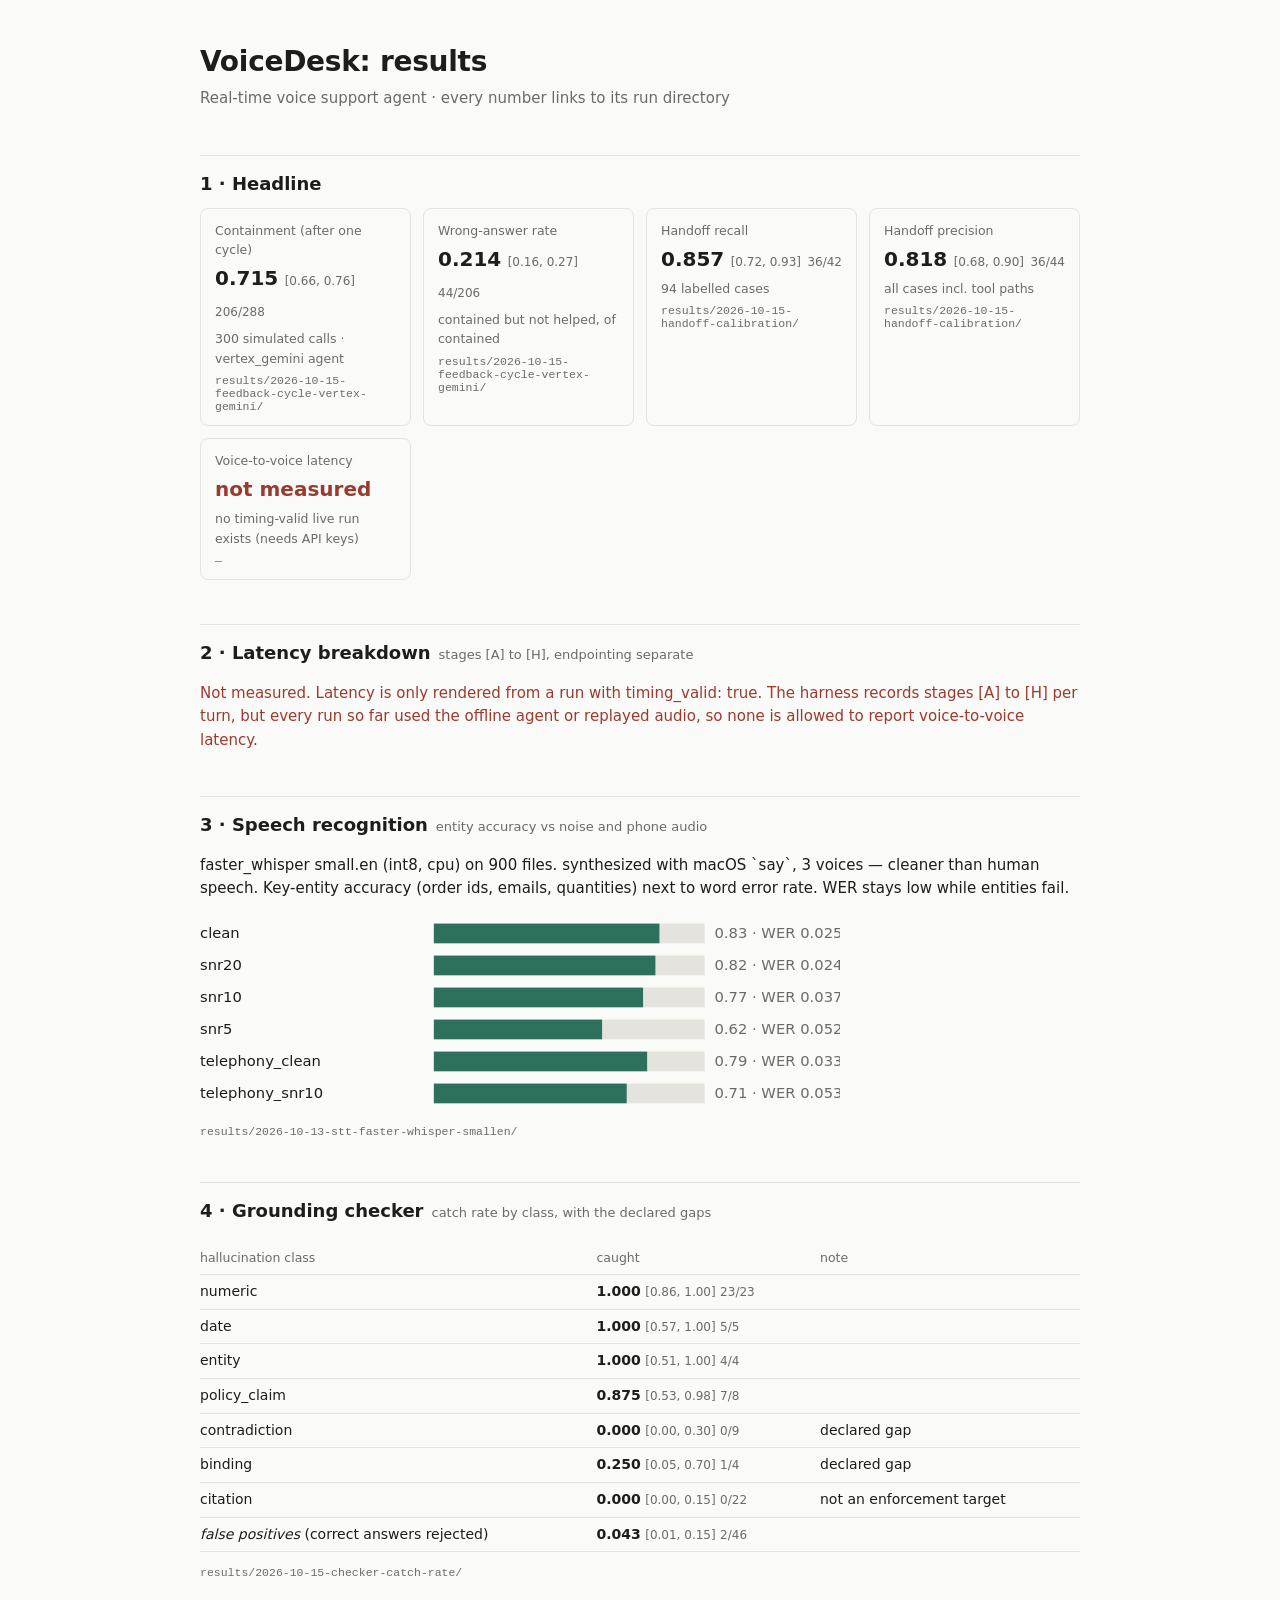
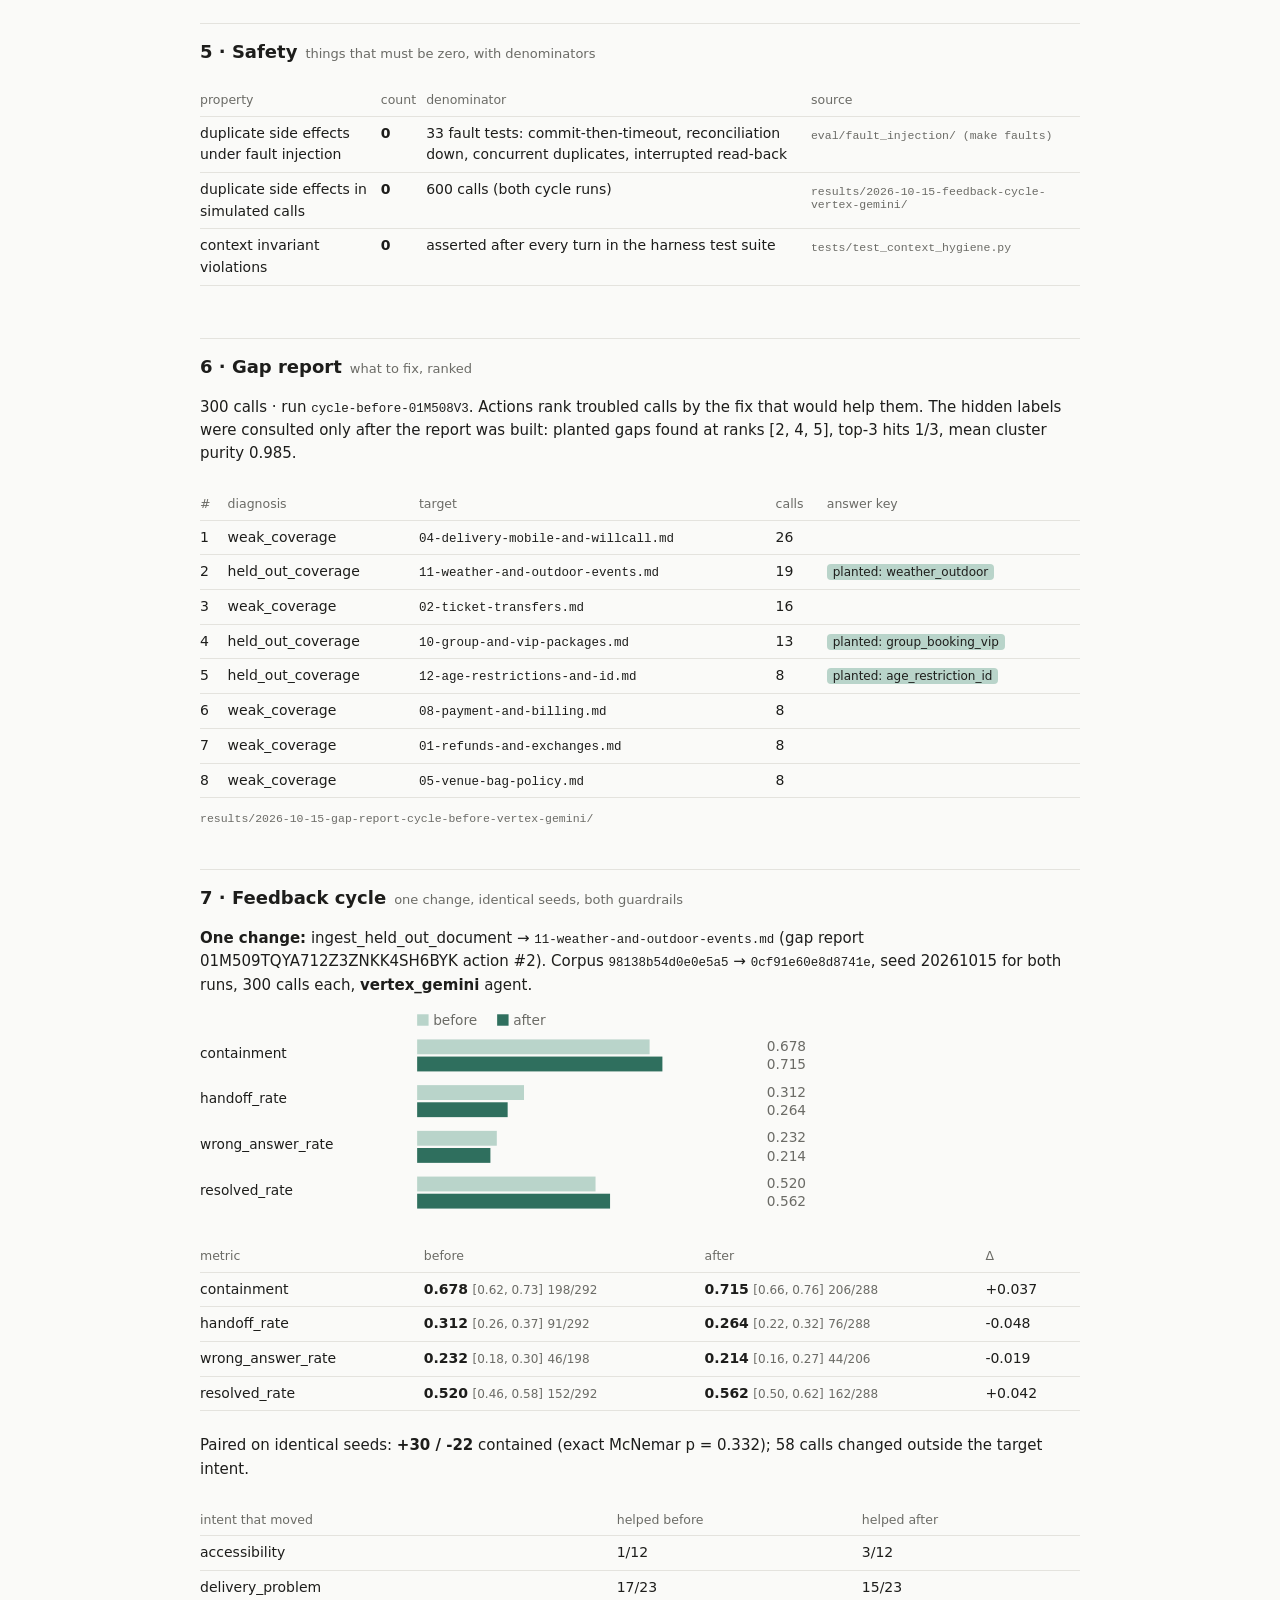
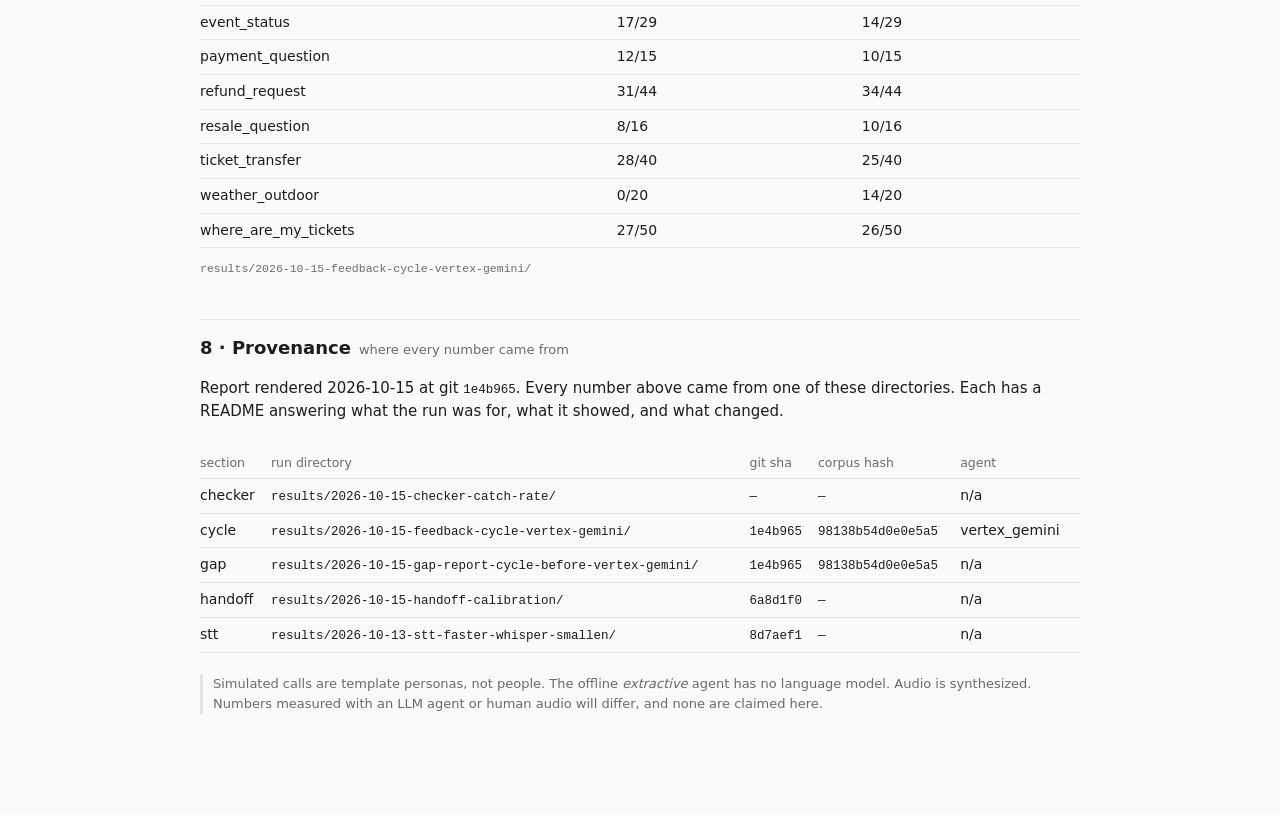
<file: reports/index.html>
<!doctype html><html lang=en><head><meta charset=utf-8><meta name=viewport content='width=device-width,initial-scale=1'><title>VoiceDesk report</title><style>
:root{--bg:#fafaf8;--fg:#1d1d1b;--mut:#6b6b66;--line:#e4e3de;--acc:#2f6f5e;--acc2:#b9d4ca;--warn:#9a3b2e}
@media (prefers-color-scheme:dark){:root{--bg:#161615;--fg:#ecebe6;--mut:#9d9c95;--line:#2c2c29;--acc:#7cc4ad;--acc2:#2e4a41;--warn:#e08b7c}}
*{box-sizing:border-box}body{margin:0;background:var(--bg);color:var(--fg);font:15px/1.55 ui-sans-serif,system-ui,-apple-system,"Segoe UI",sans-serif}
main{max-width:920px;margin:0 auto;padding:40px 20px 80px}
h1{font-size:28px;margin:0 0 4px;letter-spacing:-.01em}h2{font-size:18px;margin:44px 0 10px;padding-top:14px;border-top:1px solid var(--line)}
h2 small{color:var(--mut);font-weight:400;font-size:13px;margin-left:8px}
.sub{color:var(--mut);margin:0 0 20px}code{font:12.5px ui-monospace,Menlo,monospace}
.cards{display:grid;grid-template-columns:repeat(auto-fit,minmax(200px,1fr));gap:12px}
.card{border:1px solid var(--line);border-radius:8px;padding:12px 14px}.k{color:var(--mut);font-size:12.5px}
.v{font-size:20px;margin:4px 0}.d{color:var(--mut);font-size:12.5px}
.ci,.n{color:var(--mut);font-size:12px;font-weight:400}.src{display:block;color:var(--mut);font:11.5px ui-monospace,Menlo,monospace;margin-top:6px}
.tw{overflow-x:auto}table{border-collapse:collapse;width:100%;margin:8px 0;font-size:14px}
th,td{text-align:left;padding:6px 10px 6px 0;border-bottom:1px solid var(--line);vertical-align:top}th{color:var(--mut);font-weight:500;font-size:12.5px}
.chart{width:100%;max-width:640px;display:block;margin:10px 0}.lbl,.val{font:12px ui-sans-serif,system-ui,sans-serif;fill:var(--fg)}.val{fill:var(--mut)}
.track{fill:var(--line)}.bar{fill:var(--acc)}.before{fill:var(--acc2)}
.missing{color:var(--warn)}.tag{background:var(--acc2);border-radius:4px;padding:1px 6px;font-size:12px}
.caveat{color:var(--mut);font-size:13px;border-left:3px solid var(--line);padding-left:10px}
</style></head><body><main><h1>VoiceDesk: results</h1><p class=sub>Real-time voice support agent · every number links to its run directory</p><h2>1 · Headline<small></small></h2><div class=cards><div class=card><div class=k>Containment (after one cycle)</div><div class=v><b>0.715</b> <span class=ci>[0.66, 0.76]</span> <span class=n>206/288</span></div><div class=d>300 simulated calls · vertex_gemini agent</div><span class=src>results/2026-10-15-feedback-cycle-vertex-gemini/</span></div><div class=card><div class=k>Wrong-answer rate</div><div class=v><b>0.214</b> <span class=ci>[0.16, 0.27]</span> <span class=n>44/206</span></div><div class=d>contained but not helped, of contained</div><span class=src>results/2026-10-15-feedback-cycle-vertex-gemini/</span></div><div class=card><div class=k>Handoff recall</div><div class=v><b>0.857</b> <span class=ci>[0.72, 0.93]</span> <span class=n>36/42</span></div><div class=d>94 labelled cases</div><span class=src>results/2026-10-15-handoff-calibration/</span></div><div class=card><div class=k>Handoff precision</div><div class=v><b>0.818</b> <span class=ci>[0.68, 0.90]</span> <span class=n>36/44</span></div><div class=d>all cases incl. tool paths</div><span class=src>results/2026-10-15-handoff-calibration/</span></div><div class=card><div class=k>Voice-to-voice latency</div><div class=v><b class=missing>not measured</b></div><div class=d>no timing-valid live run exists (needs API keys)</div><span class=src>—</span></div></div><h2>2 · Latency breakdown<small>stages [A] to [H], endpointing separate</small></h2><p class=missing>Not measured. Latency is only rendered from a run with timing_valid: true. The harness records stages [A] to [H] per turn, but every run so far used the offline agent or replayed audio, so none is allowed to report voice-to-voice latency.</p><h2>3 · Speech recognition<small>entity accuracy vs noise and phone audio</small></h2><p>faster_whisper small.en (int8, cpu) on 900 files. synthesized with macOS `say`, 3 voices — cleaner than human speech. Key-entity accuracy (order ids, emails, quantities) next to word error rate. WER stays low while entities fail.</p><svg viewBox="0 0 520 162" class=chart role=img><text x="0" y="19" class=lbl>clean</text><rect x="190" y="7" width="220" height="16" class=track /><rect x="190" y="7" width="183.3" height="16" class=bar /><text x="418" y="19" class=val>0.83 · WER 0.025</text><text x="0" y="45" class=lbl>snr20</text><rect x="190" y="33" width="220" height="16" class=track /><rect x="190" y="33" width="180.0" height="16" class=bar /><text x="418" y="45" class=val>0.82 · WER 0.024</text><text x="0" y="71" class=lbl>snr10</text><rect x="190" y="59" width="220" height="16" class=track /><rect x="190" y="59" width="170.0" height="16" class=bar /><text x="418" y="71" class=val>0.77 · WER 0.037</text><text x="0" y="97" class=lbl>snr5</text><rect x="190" y="85" width="220" height="16" class=track /><rect x="190" y="85" width="136.7" height="16" class=bar /><text x="418" y="97" class=val>0.62 · WER 0.052</text><text x="0" y="123" class=lbl>telephony_clean</text><rect x="190" y="111" width="220" height="16" class=track /><rect x="190" y="111" width="173.3" height="16" class=bar /><text x="418" y="123" class=val>0.79 · WER 0.033</text><text x="0" y="149" class=lbl>telephony_snr10</text><rect x="190" y="137" width="220" height="16" class=track /><rect x="190" y="137" width="156.7" height="16" class=bar /><text x="418" y="149" class=val>0.71 · WER 0.053</text></svg><span class=src>results/2026-10-13-stt-faster-whisper-smallen/</span><h2>4 · Grounding checker<small>catch rate by class, with the declared gaps</small></h2><div class=tw><table><thead><tr><th>hallucination class</th><th>caught</th><th>note</th></tr></thead><tbody><tr><td>numeric</td><td><b>1.000</b> <span class=ci>[0.86, 1.00]</span> <span class=n>23/23</span></td><td></td></tr><tr><td>date</td><td><b>1.000</b> <span class=ci>[0.57, 1.00]</span> <span class=n>5/5</span></td><td></td></tr><tr><td>entity</td><td><b>1.000</b> <span class=ci>[0.51, 1.00]</span> <span class=n>4/4</span></td><td></td></tr><tr><td>policy_claim</td><td><b>0.875</b> <span class=ci>[0.53, 0.98]</span> <span class=n>7/8</span></td><td></td></tr><tr><td>contradiction</td><td><b>0.000</b> <span class=ci>[0.00, 0.30]</span> <span class=n>0/9</span></td><td>declared gap</td></tr><tr><td>binding</td><td><b>0.250</b> <span class=ci>[0.05, 0.70]</span> <span class=n>1/4</span></td><td>declared gap</td></tr><tr><td>citation</td><td><b>0.000</b> <span class=ci>[0.00, 0.15]</span> <span class=n>0/22</span></td><td>not an enforcement target</td></tr><tr><td><i>false positives</i> (correct answers rejected)</td><td><b>0.043</b> <span class=ci>[0.01, 0.15]</span> <span class=n>2/46</span></td><td></td></tr></tbody></table></div><span class=src>results/2026-10-15-checker-catch-rate/</span><h2>5 · Safety<small>things that must be zero, with denominators</small></h2><div class=tw><table><thead><tr><th>property</th><th>count</th><th>denominator</th><th>source</th></tr></thead><tbody><tr><td>duplicate side effects under fault injection</td><td><b>0</b></td><td>33 fault tests: commit-then-timeout, reconciliation down, concurrent duplicates, interrupted read-back</td><td><span class=src>eval/fault_injection/ (make faults)</span></td></tr><tr><td>duplicate side effects in simulated calls</td><td><b>0</b></td><td>600 calls (both cycle runs)</td><td><span class=src>results/2026-10-15-feedback-cycle-vertex-gemini/</span></td></tr><tr><td>context invariant violations</td><td><b>0</b></td><td>asserted after every turn in the harness test suite</td><td><span class=src>tests/test_context_hygiene.py</span></td></tr></tbody></table></div><h2>6 · Gap report<small>what to fix, ranked</small></h2><p>300 calls · run <code>cycle-before-01M508V3</code>. Actions rank troubled calls by the fix that would help them. The hidden labels were consulted only after the report was built: planted gaps found at ranks [2, 4, 5], top-3 hits 1/3, mean cluster purity 0.985.</p><div class=tw><table><thead><tr><th>#</th><th>diagnosis</th><th>target</th><th>calls</th><th>answer key</th></tr></thead><tbody><tr><td>1</td><td>weak_coverage</td><td><code>04-delivery-mobile-and-willcall.md</code></td><td>26</td><td></td></tr><tr><td>2</td><td>held_out_coverage</td><td><code>11-weather-and-outdoor-events.md</code></td><td>19</td><td><span class=tag>planted: weather_outdoor</span></td></tr><tr><td>3</td><td>weak_coverage</td><td><code>02-ticket-transfers.md</code></td><td>16</td><td></td></tr><tr><td>4</td><td>held_out_coverage</td><td><code>10-group-and-vip-packages.md</code></td><td>13</td><td><span class=tag>planted: group_booking_vip</span></td></tr><tr><td>5</td><td>held_out_coverage</td><td><code>12-age-restrictions-and-id.md</code></td><td>8</td><td><span class=tag>planted: age_restriction_id</span></td></tr><tr><td>6</td><td>weak_coverage</td><td><code>08-payment-and-billing.md</code></td><td>8</td><td></td></tr><tr><td>7</td><td>weak_coverage</td><td><code>01-refunds-and-exchanges.md</code></td><td>8</td><td></td></tr><tr><td>8</td><td>weak_coverage</td><td><code>05-venue-bag-policy.md</code></td><td>8</td><td></td></tr></tbody></table></div><span class=src>results/2026-10-15-gap-report-cycle-before-vertex-gemini/</span><h2>7 · Feedback cycle<small>one change, identical seeds, both guardrails</small></h2><p><b>One change:</b> ingest_held_out_document → <code>11-weather-and-outdoor-events.md</code> (gap report 01M509TQYA712Z3ZNKK4SH6BYK action #2). Corpus <code>98138b54d0e0e5a5</code> → <code>0cf91e60e8d8741e</code>, seed 20261015 for both runs, 300 calls each, <b>vertex_gemini</b> agent.</p><svg viewBox="0 0 560 184" class=chart role=img><rect x="190" y="2" width="10" height="10" class=before /><text x="204" y="11" class=val>before</text><rect x="260" y="2" width="10" height="10" class=bar /><text x="274" y="11" class=val>after</text><text x="0" y="40" class=lbl>containment</text><rect x="190" y="24" width="203.4" height="13" class=before /><rect x="190" y="39" width="214.6" height="13" class=bar /><text x="496" y="34" class=val>0.678</text><text x="496" y="50" class=val>0.715</text><text x="0" y="80" class=lbl>handoff_rate</text><rect x="190" y="64" width="93.5" height="13" class=before /><rect x="190" y="79" width="79.2" height="13" class=bar /><text x="496" y="74" class=val>0.312</text><text x="496" y="90" class=val>0.264</text><text x="0" y="120" class=lbl>wrong_answer_rate</text><rect x="190" y="104" width="69.7" height="13" class=before /><rect x="190" y="119" width="64.1" height="13" class=bar /><text x="496" y="114" class=val>0.232</text><text x="496" y="130" class=val>0.214</text><text x="0" y="160" class=lbl>resolved_rate</text><rect x="190" y="144" width="156.1" height="13" class=before /><rect x="190" y="159" width="168.8" height="13" class=bar /><text x="496" y="154" class=val>0.520</text><text x="496" y="170" class=val>0.562</text></svg><div class=tw><table><thead><tr><th>metric</th><th>before</th><th>after</th><th>Δ</th></tr></thead><tbody><tr><td>containment</td><td><b>0.678</b> <span class=ci>[0.62, 0.73]</span> <span class=n>198/292</span></td><td><b>0.715</b> <span class=ci>[0.66, 0.76]</span> <span class=n>206/288</span></td><td>+0.037</td></tr><tr><td>handoff_rate</td><td><b>0.312</b> <span class=ci>[0.26, 0.37]</span> <span class=n>91/292</span></td><td><b>0.264</b> <span class=ci>[0.22, 0.32]</span> <span class=n>76/288</span></td><td>-0.048</td></tr><tr><td>wrong_answer_rate</td><td><b>0.232</b> <span class=ci>[0.18, 0.30]</span> <span class=n>46/198</span></td><td><b>0.214</b> <span class=ci>[0.16, 0.27]</span> <span class=n>44/206</span></td><td>-0.019</td></tr><tr><td>resolved_rate</td><td><b>0.520</b> <span class=ci>[0.46, 0.58]</span> <span class=n>152/292</span></td><td><b>0.562</b> <span class=ci>[0.50, 0.62]</span> <span class=n>162/288</span></td><td>+0.042</td></tr></tbody></table></div><p>Paired on identical seeds: <b>+30 / -22</b> contained (exact McNemar p = 0.332); 58 calls changed outside the target intent.</p><div class=tw><table><thead><tr><th>intent that moved</th><th>helped before</th><th>helped after</th></tr></thead><tbody><tr><td>accessibility</td><td>1/12</td><td>3/12</td></tr><tr><td>delivery_problem</td><td>17/23</td><td>15/23</td></tr><tr><td>event_status</td><td>17/29</td><td>14/29</td></tr><tr><td>payment_question</td><td>12/15</td><td>10/15</td></tr><tr><td>refund_request</td><td>31/44</td><td>34/44</td></tr><tr><td>resale_question</td><td>8/16</td><td>10/16</td></tr><tr><td>ticket_transfer</td><td>28/40</td><td>25/40</td></tr><tr><td>weather_outdoor</td><td>0/20</td><td>14/20</td></tr><tr><td>where_are_my_tickets</td><td>27/50</td><td>26/50</td></tr></tbody></table></div><span class=src>results/2026-10-15-feedback-cycle-vertex-gemini/</span><h2>8 · Provenance<small>where every number came from</small></h2><p>Report rendered 2026-10-15 at git <code>1e4b965</code>. Every number above came from one of these directories. Each has a README answering what the run was for, what it showed, and what changed.</p><div class=tw><table><thead><tr><th>section</th><th>run directory</th><th>git sha</th><th>corpus hash</th><th>agent</th></tr></thead><tbody><tr><td>checker</td><td><code>results/2026-10-15-checker-catch-rate/</code></td><td><code>—</code></td><td><code>—</code></td><td>n/a</td></tr><tr><td>cycle</td><td><code>results/2026-10-15-feedback-cycle-vertex-gemini/</code></td><td><code>1e4b965</code></td><td><code>98138b54d0e0e5a5</code></td><td>vertex_gemini</td></tr><tr><td>gap</td><td><code>results/2026-10-15-gap-report-cycle-before-vertex-gemini/</code></td><td><code>1e4b965</code></td><td><code>98138b54d0e0e5a5</code></td><td>n/a</td></tr><tr><td>handoff</td><td><code>results/2026-10-15-handoff-calibration/</code></td><td><code>6a8d1f0</code></td><td><code>—</code></td><td>n/a</td></tr><tr><td>stt</td><td><code>results/2026-10-13-stt-faster-whisper-smallen/</code></td><td><code>8d7aef1</code></td><td><code>—</code></td><td>n/a</td></tr></tbody></table></div><p class=caveat>Simulated calls are template personas, not people. The offline <i>extractive</i> agent has no language model. Audio is synthesized. Numbers measured with an LLM agent or human audio will differ, and none are claimed here.</p></main></body></html>
</file>
